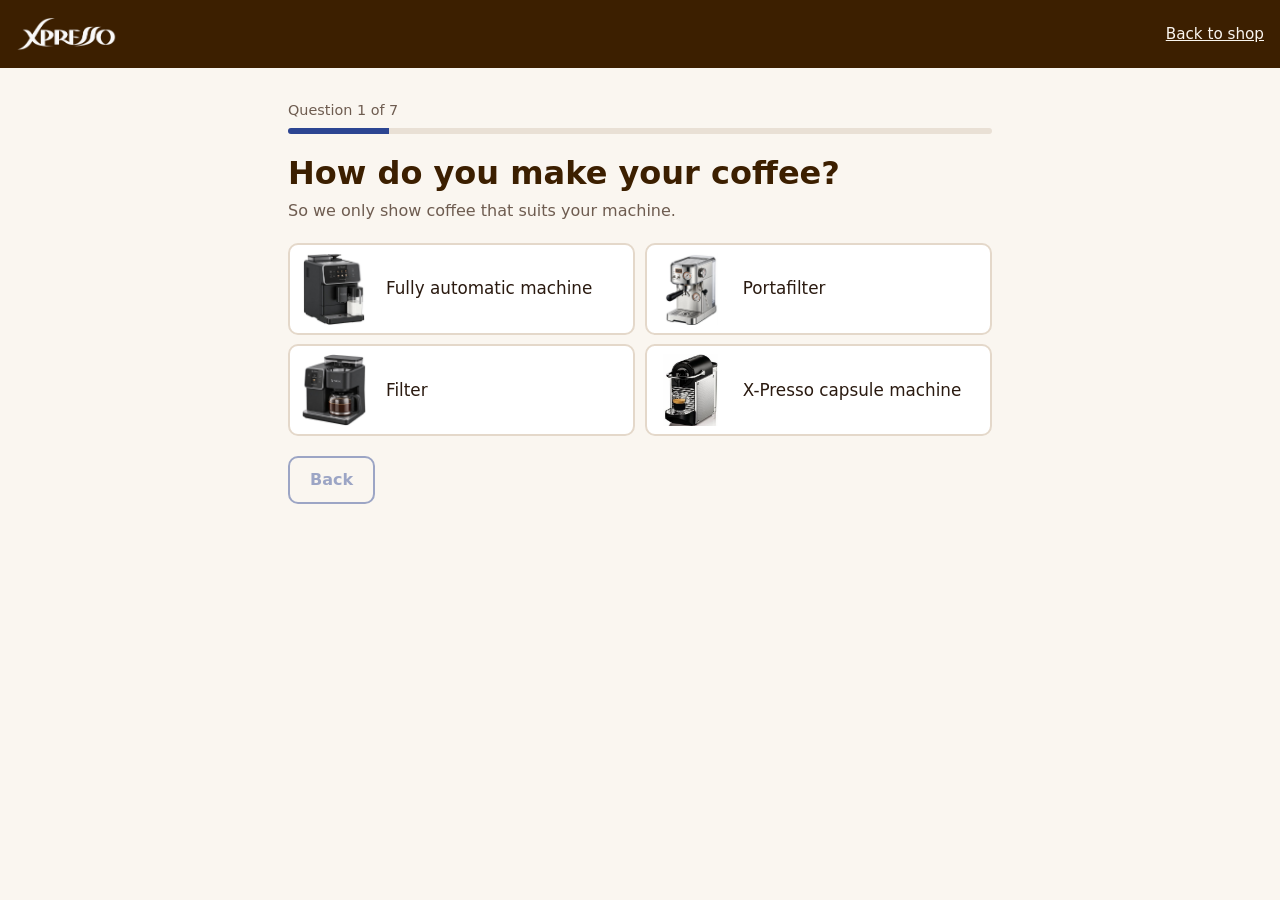
<file: coffee-quiz.html>
<!doctype html>
<html lang="en">
<head>
<meta charset="UTF-8" />
<meta name="viewport" content="width=device-width, initial-scale=1.0" />
<meta name="color-scheme" content="light dark" />
<title>Coffee Quiz – X-Presso</title>
<link rel="icon" href="data:image/svg+xml,%3Csvg xmlns=%22http://www.w3.org/2000/svg%22 viewBox=%220 0 32 32%22%3E%3Crect width=%2232%22 height=%2232%22 rx=%224%22 fill=%22%233c1f00%22/%3E%3Ctext x=%2216%22 y=%2223%22 font-family=%22Georgia,serif%22 font-size=%2220%22 font-style=%22italic%22 fill=%22white%22 text-anchor=%22middle%22%3EX%3C/text%3E%3C/svg%3E" />
<style>
  :root {
    --bg: #faf6f0;
    --surface: #ffffff;
    --text: #2a1a10;
    --muted: #6e5c50;
    --brown: #3c1f00;
    --cream: #f1e6d8;
    --border: #e4d8ca;
    --seg-empty: #e9e0d5;
    --seg-fill: #5a3420;
    --accent: #2c4592;
    --card-bg: #efedea;
    --on-accent: #ffffff;
    --radius: 10px;
    --tap: 52px;
    font-family: system-ui, Arial, sans-serif;
  }

  @media (prefers-color-scheme: dark) {
    :root {
      --bg: #1a120d;
      --surface: #241a14;
      --text: #f3e9df;
      --muted: #c2b0a2;
      --brown: #e8d4bf;
      --cream: #33251c;
      --border: #3d2e24;
      --seg-empty: #3d2e24;
      --seg-fill: #d9b48f;
      --accent: #8fa6ec; /* lighter tint of #2C4592 for contrast on dark backgrounds */
      --card-bg: #2d221b;
      --on-accent: #0f1530;
    }
  }

  * { box-sizing: border-box; }

  html, body { margin: 0; }

  body {
    min-height: 100dvh;
    background: var(--bg);
    color: var(--text);
    line-height: 1.5;
    -webkit-font-smoothing: antialiased;
  }

  :focus-visible { outline: 3px solid var(--accent); outline-offset: 2px; }
  /* Headings receive focus programmatically on each step (for screen readers); no ring needed. */
  h1[tabindex="-1"]:focus { outline: none; }

  .topbar {
    display: flex;
    align-items: center;
    justify-content: space-between;
    gap: 1rem;
    padding: 0.75rem 1rem;
    background: var(--brown);
    color: var(--bg);
  }

  @media (prefers-color-scheme: dark) {
    .topbar { background: #0f0a07; color: var(--text); }
  }

  .brand { display: inline-flex; align-items: center; min-height: 44px; }
  .brand img { display: block; width: auto; height: 34px; }

  .topbar a {
    color: inherit;
    font-size: 0.95rem;
    min-height: 44px;
    display: inline-flex;
    align-items: center;
  }

  main { width: 100%; max-width: 46rem; margin: 0 auto; padding: 1.25rem 1rem 3rem; }

  .progress { display: grid; gap: 0.4rem; margin-bottom: 1.25rem; }
  .progress-label { font-size: 0.9rem; color: var(--muted); }
  .progress-track { height: 6px; border-radius: 3px; background: var(--seg-empty); overflow: hidden; }
  .progress-bar { height: 100%; background: var(--accent); transition: width 200ms ease; }

  h1, h2 { margin: 0; color: var(--brown); line-height: 1.2; }
  h1 { font-size: clamp(1.5rem, 1.2rem + 1.5vw, 2rem); }
  h2 { font-size: 1.25rem; }
  .hint { margin: 0.4rem 0 0; color: var(--muted); }

  .options { display: grid; gap: 0.6rem; margin: 1.25rem 0 0; padding: 0; list-style: none; }

  .option {
    width: 100%;
    min-height: var(--tap);
    padding: 0.8rem 1rem;
    border: 2px solid var(--border);
    border-radius: var(--radius);
    background: var(--surface);
    color: var(--text);
    font: inherit;
    font-size: 1.05rem;
    text-align: left;
    cursor: pointer;
  }

  .option:hover { border-color: var(--accent); }
  .option[aria-pressed="true"] { border-color: var(--accent); background: var(--cream); font-weight: 600; }
  .option small { display: block; color: var(--muted); font-weight: 400; font-size: 0.85rem; }

  .nav { display: flex; flex-wrap: wrap; gap: 0.6rem; justify-content: space-between; margin-top: 1.25rem; }

  .btn {
    min-height: 48px;
    padding: 0 1.25rem;
    border: 2px solid var(--accent);
    border-radius: var(--radius);
    background: var(--accent);
    color: var(--on-accent);
    font: inherit;
    font-weight: 600;
    cursor: pointer;
  }

  .btn-secondary { background: transparent; color: var(--accent); }
  .btn:disabled { opacity: 0.45; cursor: not-allowed; }

  /* Results – layout inspired by "03 Website Design/Final Page Quiz.png" */

  .profile { display: grid; gap: 0.55rem; margin: 1rem 0 0.75rem; padding: 0; }

  .row { display: grid; grid-template-columns: 6.25rem 1fr 1.5rem; align-items: end; gap: 0.6rem; }
  .row dt { font-size: 0.85rem; color: var(--muted); padding-bottom: 1px; }
  .row dd { margin: 0; }
  .row .val { font-size: 0.85rem; font-weight: 600; text-align: right; font-variant-numeric: tabular-nums; }

  .bar { position: relative; padding-top: 9px; }
  .segments { display: grid; grid-template-columns: repeat(7, 1fr); gap: 3px; }
  .seg { height: 10px; border-radius: 2px; background: var(--seg-empty); }
  .seg.on { background: var(--seg-fill); }

  /* Customer target marker above the product value */
  .marker {
    position: absolute;
    top: 0;
    width: 0;
    height: 0;
    border-left: 6px solid transparent;
    border-right: 6px solid transparent;
    border-top: 8px solid var(--accent);
    transform: translateX(-50%);
  }


  .tags { display: flex; flex-wrap: wrap; gap: 0.35rem; margin: 0; padding: 0; list-style: none; }
  .tags li { padding: 0.15rem 0.6rem; border-radius: 999px; background: var(--cream); font-size: 0.85rem; }
  .tags li.hit { outline: 2px solid var(--accent); }

  .why { margin: 0.75rem 0 0; font-size: 0.95rem; }



  .actions { display: flex; flex-wrap: wrap; gap: 0.6rem; margin-top: 1.5rem; }
  .actions a.btn { display: inline-flex; align-items: center; text-decoration: none; }

  @media (min-width: 48rem) {
    main { padding-top: 2rem; }
    .options.cols-2 { grid-template-columns: 1fr 1fr; }
  }
  /* Answer options with a product photo (question 1: machine types) */
  .option.has-image { display: grid; grid-template-columns: 4.5rem 1fr; align-items: center; gap: 1rem; padding: 0.5rem 1rem 0.5rem 0.5rem; }
  .option-img {
    width: 4.5rem;
    height: 4.5rem;
    object-fit: contain;
    border-radius: 6px;
    background: #ffffff;
  }

  main.is-results { max-width: 68rem; }

  .results-head { padding-bottom: 0.9rem; border-bottom: 1px solid var(--border); }
  .results-eyebrow { margin: 0 0 0.25rem; font-size: 0.85rem; color: var(--muted); }
  .results-title { font-weight: 500; }

  .result-grid { display: grid; gap: 1.25rem; margin-top: 1.5rem; }
  @media (min-width: 48rem) { .result-grid { grid-template-columns: repeat(3, minmax(0, 1fr)); } }

  .result-card {
    position: relative;
    display: flex;
    flex-direction: column;
    gap: 0.5rem;
    padding: 1rem;
    border: 1px solid var(--border);
    border-radius: var(--radius);
    background: var(--card-bg);
  }

  .match-badge {
    position: absolute;
    top: 0.75rem;
    left: 0.75rem;
    z-index: 1;
    padding: 0.2rem 0.55rem;
    border-radius: 4px;
    background: var(--accent);
    color: var(--on-accent);
    font-size: 0.8rem;
    font-weight: 700;
    font-variant-numeric: tabular-nums;
  }

  .result-media { display: grid; place-items: center; aspect-ratio: 4 / 3; margin: 1.5rem 0 0.5rem; }
  .result-media img { width: 100%; height: 100%; object-fit: contain; mix-blend-mode: multiply; }
  @media (max-width: 47.99rem) { .result-media { aspect-ratio: auto; height: 14rem; margin-top: 1.75rem; } }
  @media (prefers-color-scheme: dark) { .result-media { background: #f1ede8; border-radius: 6px; } }

  .result-card .tags { margin-top: auto; }
  .result-name { margin: 0.25rem 0 0; font-family: Georgia, "Times New Roman", serif; font-size: 1.2rem; font-weight: 700; color: var(--brown); }
  .result-format { margin: 0; font-size: 0.9rem; color: var(--muted); }

  .result-foot { display: flex; align-items: flex-end; justify-content: space-between; gap: 0.75rem; margin-top: 0.25rem; }
  .result-price { margin: 0; }
  .result-price strong { font-size: 1.1rem; color: var(--brown); }
  .result-price span { font-size: 0.8rem; color: var(--muted); }

  .cart-link {
    display: grid;
    place-items: center;
    flex: none;
    width: 44px;
    height: 44px;
    border: 1px solid var(--border);
    border-radius: 6px;
    background: var(--surface);
    color: var(--brown);
  }
  .cart-link:hover { border-color: var(--accent); color: var(--accent); }

  .result-details { border-top: 1px solid var(--border); padding-top: 0.5rem; }
  .result-details summary { min-height: 44px; display: flex; align-items: center; cursor: pointer; font-size: 0.9rem; font-weight: 600; color: var(--accent); }

  .also { margin: 1rem 0 0; font-size: 0.95rem; }
  .also a { color: var(--accent); font-weight: 600; }

  /* "Save your results" */
  .save-box {
    display: grid;
    margin-top: 2rem;
    border-radius: var(--radius);
    overflow: hidden;
    background: var(--card-bg);
  }
  @media (min-width: 48rem) { .save-box { grid-template-columns: minmax(0, 0.9fr) minmax(0, 2fr); } }
  .save-media img { width: 100%; height: 100%; min-height: 12rem; max-height: 22rem; object-fit: cover; }
  .save-body { display: grid; gap: 0.75rem; padding: 1.25rem 1.5rem 1.5rem; }
  .save-body h2 { font-size: 1.35rem; font-weight: 500; color: var(--text); }
  .save-body > p { margin: 0; font-size: 0.95rem; color: var(--muted); }
  .save-demo { margin: 0; font-size: 0.8rem; color: var(--muted); }
  /* Sign-in gate before the results (guests). */
  .gate-lead { margin: 0.5rem 0 0; color: var(--muted); }
  .gate-card { pointer-events: none; }
  .gate-card .result-media img { filter: blur(10px) saturate(0.8); transform: scale(1.1); }
  .gate-locked { margin: 0.75rem 0 0; font-size: 0.85rem; font-weight: 700; color: var(--muted); }
  .gate-perks { display: grid; gap: 0.35rem; margin: 0; padding-left: 1.2rem; font-size: 0.95rem; }
  .gate-cta { justify-self: start; border-radius: 999px; padding: 0 2rem; }
  .saved-note { margin: 1rem 0 0; font-size: 0.9rem; color: var(--muted); }

  /* Taste quiz offer: three free samples, X-Presso capsule machine owners only */
  .samples-box, .starter-box {
    display: grid;
    gap: 0.6rem;
    justify-items: start;
    margin-top: 2rem;
    padding: 1.25rem 1.5rem;
    border: 1px dashed var(--accent);
    border-radius: var(--radius);
    background: var(--card-bg);
  }
  .samples-box h2, .starter-box h2 { display: flex; flex-wrap: wrap; align-items: center; gap: 0.5rem; margin: 0; font-size: 1.35rem; font-weight: 500; color: var(--text); }
  .samples-only { padding: 0.1rem 0.6rem; border-radius: 999px; background: var(--brown); color: var(--surface); font-size: 0.75rem; font-weight: 700; }
  .samples-box p, .starter-box p { margin: 0; font-size: 0.95rem; }
  .starter-box .btn { border-radius: 999px; padding: 0 2rem; justify-self: start; }
  .samples-box .samples-note { font-size: 0.8rem; color: var(--muted); }
  .samples-box .btn { border-radius: 999px; padding: 0 2rem; }
</style>
</head>
<body>
<header class="topbar">
  <a class="brand" href="shop/"><img src="brand/xpresso-logo-white.png" alt="X-Presso" width="900" height="304" /></a>
  <a href="shop/">Back to shop</a>
</header>
<main id="app" aria-live="polite"></main>

<script>
'use strict'

// ---------------------------------------------------------------------------
// PRODUCT CATALOGUE – easy to edit. Language-independent values; texts in TEXT below.
// Flavor values and aroma tags are placeholders.
// TODO: durch echte Werte ersetzen (all "values" and "tags" below).
// Tag IDs: chocolate, nut, caramel, berries, citrus, spice (labels in TEXT.tags).
// ---------------------------------------------------------------------------
const PRODUCTS = [
  { id: 'BB', group: 'beans', price: 7.49, image: 'quiz-images/coffee-bb.jpg',
    values: { intensity: 4, bitterness: 3, acidity: 4, roast: 3, body: 4, sweetness: 4, fruitiness: 4 }, // TODO: durch echte Werte ersetzen
    tags: ['caramel', 'nut', 'citrus'] }, // TODO: durch echte Werte ersetzen
  { id: 'BE', group: 'beans', price: 8.49, image: 'quiz-images/coffee-be.jpg',
    values: { intensity: 6, bitterness: 5, acidity: 2, roast: 6, body: 6, sweetness: 3, fruitiness: 2 }, // TODO: durch echte Werte ersetzen
    tags: ['chocolate', 'nut', 'spice'] }, // TODO: durch echte Werte ersetzen
  { id: 'BS', group: 'beans', price: 15.59, image: 'quiz-images/coffee-bs.jpg',
    values: { intensity: 5, bitterness: 3, acidity: 5, roast: 4, body: 5, sweetness: 5, fruitiness: 5 }, // TODO: durch echte Werte ersetzen
    tags: ['berries', 'caramel', 'citrus'] }, // TODO: durch echte Werte ersetzen
  { id: 'ES', group: 'ground', price: 8.49, image: 'quiz-images/coffee-es.jpg',
    values: { intensity: 6, bitterness: 5, acidity: 3, roast: 5, body: 6, sweetness: 3, fruitiness: 2 }, // TODO: durch echte Werte ersetzen
    tags: ['chocolate', 'spice'] }, // TODO: durch echte Werte ersetzen
  { id: 'XS', group: 'capsule', price: 6.99, image: 'quiz-images/capsules-espresso.png',
    values: { intensity: 6, bitterness: 4, acidity: 3, roast: 5, body: 5, sweetness: 3, fruitiness: 3 }, // TODO: durch echte Werte ersetzen
    tags: ['chocolate', 'caramel'] }, // TODO: durch echte Werte ersetzen
  { id: 'XL', group: 'capsule', price: 6.99, image: 'quiz-images/capsules-lungo.png',
    values: { intensity: 4, bitterness: 3, acidity: 3, roast: 4, body: 4, sweetness: 4, fruitiness: 3 }, // TODO: durch echte Werte ersetzen
    tags: ['nut', 'caramel'] }, // TODO: durch echte Werte ersetzen
]

const DIMENSIONS = ['intensity', 'bitterness', 'acidity', 'roast', 'body', 'sweetness', 'fruitiness']

const SCALE_MIN = 1
const SCALE_MAX = 7
const START_VALUE = 4
const TOP_N = 3
/** Only show "You might also like" when the other format matches at least this well. */
const ALSO_INTERESTING_MIN_MATCH = 70

// ---------------------------------------------------------------------------
// QUESTIONS (logic only). "effects" shift the target profile (start value 4).
// ---------------------------------------------------------------------------
const QUESTIONS = [
  { id: 'method', cols: 2, options: [
    { id: 'automatic', image: 'quiz-images/machine-fully-automatic.jpg' },
    { id: 'portafilter', image: 'quiz-images/machine-portafilter.jpg' },
    { id: 'filter', image: 'quiz-images/machine-filter.jpg' },
    { id: 'capsule', image: 'quiz-images/machine-capsule.jpg' },
  ] },
  { id: 'strength', options: [
    { id: 'mild', effects: { intensity: -2, body: -1 } },
    { id: 'medium', effects: {} },
    { id: 'strong', effects: { intensity: 2, body: 1 } },
  ] },
  { id: 'bitterness', options: [
    { id: 'no', effects: { bitterness: -2, roast: -1 } },
    { id: 'little', effects: {} },
    { id: 'yes', effects: { bitterness: 2, roast: 2 } },
  ] },
  { id: 'acidity', options: [
    { id: 'none', effects: { acidity: -2, fruitiness: -1 } },
    { id: 'subtle', effects: {} },
    { id: 'lively', effects: { acidity: 2, fruitiness: 2 } },
  ] },
  { id: 'aroma', options: [
    { id: 'chocolate', effects: { sweetness: 1, fruitiness: -1 }, tags: ['chocolate', 'nut'] },
    { id: 'caramel', effects: { sweetness: 2 }, tags: ['caramel'] },
    { id: 'berries', effects: { fruitiness: 2, sweetness: -1 }, tags: ['berries', 'citrus'] },
  ] },
  { id: 'milk', options: [
    { id: 'black', effects: {} },
    { id: 'milk', effects: { intensity: 1, body: 1 } },
  ] },
  { id: 'weights', multi: true, max: 2, optional: true, cols: 2, options: DIMENSIONS.map((key) => ({ id: key })) },
]

// ---------------------------------------------------------------------------
// TEXTS (English only)
// ---------------------------------------------------------------------------
const TEXT = {
  en: {
    title: 'Coffee Quiz – X-Presso',
    backToShop: 'Back to shop',
    progress: (n, total) => `Question ${n} of ${total}`,
    progressLabel: 'Progress',
    back: 'Back', next: 'Next', skip: 'Skip', showResult: 'Show my result',
    resultEyebrow: 'Quiz complete',
    resultTitle: 'Your coffee matches',
    inclVat: 'incl. VAT',
    tasteProfile: 'Taste profile & why it fits',
    addToCart: (name) => `Add ${name} to your cart in the shop`,
    chooseCapsules: (name) => `Choose ${name} flavors in the shop`,
    gate: {
      eyebrow: 'Quiz complete',
      title: 'Your coffee matches are ready',
      lead: 'We found the coffees that fit your taste. Sign in to your X-Presso Club account to see them.',
      boxTitle: 'Sign in to see your results',
      boxText: 'Your quiz profile belongs to your Club account: we save your matches there, so the shop can recommend the right coffee every time you visit.',
      perks: ['See your personal coffee matches', 'Your coffee profile saved in My account', '200 welcome points on your first order'],
      cta: 'Join the Club & see my results',
      note: 'Free of charge. Your answers are kept until you come back.',
      change: 'Change my answers',
      locked: 'Hidden until you sign in',
    },
    saved: 'Saved to your Club account – you find your coffee profile in My account.',
    samples: {
      title: 'Three free samples',
      only: 'X-Presso machine only',
      text: 'You own or are buying an X-Presso capsule machine? Choose three capsule flavors in the shop and get them free with your order – on top of the free capsule pack that comes with a new machine for Club members.',
      cta: 'Choose my 3 free samples',
      note: 'For owners of the X-Presso capsule machine · one set per customer.',
    },
    starter: {
      title: 'Your starter pack',
      text: (variety) => `X-Presso Coffee Capsules – ${variety}, 20 capsules. Our best match for your taste from your top capsule line.`,
      owner: 'Free with your registered X-Presso Capsule Machine.',
      buyer: 'Free for Club members with the X-Presso Capsule Machine – it goes into your cart with the machine.',
      ordered: 'You have already ordered your starter pack.',
      cta: 'Add my free starter pack',
    },
    noMatches: {
      title: 'No X-Presso coffee for filter machines yet',
      text: 'Our coffees are made for fully automatic, portafilter and X-Presso capsule machines, so we have no match for a filter machine. Change your answer to the first question if you also use one of these machines.',
    },
    alsoInteresting: 'You might also like',
    restart: 'Restart quiz', toShop: 'See my matches in the shop',
    matchLabel: (n) => `${n} percent match`,
    aromas: 'Aromas',
    barLabel: (dim, value, target) => `${dim}: product ${value} of 7, your taste ${target}`,
    exact: (dim) => `${dim} (spot on)`,
    near: (dim, diff) => `${dim} (only ${diff} ${diff === 1 ? 'step' : 'steps'} away)`,
    why: (parts) => `Why it fits: ${parts.join(' and ')} match your taste especially well.`,
    dims: { intensity: 'Intensity', bitterness: 'Bitterness', acidity: 'Acidity', roast: 'Roast', body: 'Body', sweetness: 'Sweetness', fruitiness: 'Fruitiness' },
    tags: { chocolate: 'Chocolate', nut: 'Nut', caramel: 'Caramel', berries: 'Berries', citrus: 'Citrus', spice: 'Spice' },
    products: {
      // Names as in the shop's product data.
      BB: { name: 'Brewed Coffee Beans', format: 'Whole beans · 500 g' },
      BE: { name: 'Espresso Coffee Beans', format: 'Whole beans · 500 g' },
      BS: { name: 'Signature Blend', format: 'Whole beans · 500 g' },
      ES: { name: 'Ground Espresso', format: 'Ground · 250 g' },
      XS: { name: 'X-Presso Coffee Capsules', format: 'Espresso line · 20 capsules' },
      XL: { name: 'X-Presso Coffee Capsules', format: 'Lungo line · 20 capsules' },
    },
    questions: {
      method: { title: 'How do you make your coffee?', hint: 'So we only show coffee that suits your machine.',
        options: { automatic: 'Fully automatic machine', portafilter: 'Portafilter', filter: 'Filter', capsule: 'X-Presso capsule machine' } },
      strength: { title: 'How strong do you like your coffee?', options: { mild: 'Mild', medium: 'Medium', strong: 'Strong' } },
      bitterness: { title: 'How do you feel about bitterness?', options: { no: "I don't like it", little: 'A little is fine', yes: 'I like it' } },
      acidity: { title: 'And acidity?', options: { none: "I'd rather not", subtle: 'Subtle', lively: 'Bright and lively' } },
      aroma: { title: 'Which flavors suit you?', options: { chocolate: 'Chocolate and nuts', caramel: 'Caramel and sweetness', berries: 'Berries and citrus' } },
      milk: { title: 'Do you drink it black or with milk?', options: { black: 'Black', milk: 'With milk' },
        optionHints: { milk: 'Then it can be a little stronger.' } },
      weights: { title: 'What matters most to you?', hint: 'Optional: pick up to two characteristics. They count double in your result.' },
    },
  },
}


// ---------------------------------------------------------------------------
// LOGIC
// ---------------------------------------------------------------------------
const clamp = (value) => Math.min(SCALE_MAX, Math.max(SCALE_MIN, value))

/** Target profile from the answers; each dimension starts at 4 and is clamped to 1–7. */
function buildTarget(answers) {
  const target = Object.fromEntries(DIMENSIONS.map((key) => [key, START_VALUE]))
  for (const question of QUESTIONS) {
    const option = question.options.find((o) => o.id === answers[question.id])
    for (const [key, delta] of Object.entries(option?.effects ?? {})) target[key] += delta
  }
  for (const key of DIMENSIONS) target[key] = clamp(target[key])
  return target
}

function buildWeights(important) {
  return Object.fromEntries(DIMENSIONS.map((key) => [key, important.includes(key) ? 2 : 1]))
}

/** Match % = 100 − (Σ wᵢ·|targetᵢ − productᵢ|) / (6 · Σ wᵢ) × 100, rounded. */
function matchScore(target, values, weights) {
  let deviation = 0
  let weightSum = 0
  for (const key of DIMENSIONS) {
    const w = weights?.[key] ?? 1
    deviation += w * Math.abs(target[key] - values[key])
    weightSum += w
  }
  return Math.round(100 - (deviation / ((SCALE_MAX - SCALE_MIN) * weightSum)) * 100)
}

// Machine → coffee mapping (single source of truth: src/shop/machineCoffee.ts), loaded from machine-coffee.json
// at start. Without it (file missing) the quiz falls back to the groups below.
let MACHINE_COFFEE = null

/** Quiz product IDs allowed for the machine type (e.g. capsule → XS, XL; filter → none), or null without the config. */
const allowedProducts = (method) => MACHINE_COFFEE?.quizProducts?.[method] ?? null

function candidateGroups(method) {
  if (method === 'capsule') return { main: ['capsule'], other: ['beans', 'ground'] }
  // Ground coffee does not fit the bean hopper of a fully automatic machine.
  if (method === 'automatic') return { main: ['beans'], other: ['capsule'] }
  return { main: ['beans', 'ground'], other: ['capsule'] }
}

function rank(products, target, weights) {
  return products
    .map((product) => ({ product, score: matchScore(target, product.values, weights) }))
    .sort((a, b) => b.score - a.score || a.product.id.localeCompare(b.product.id))
}

function evaluate(answers) {
  const target = buildTarget(answers)
  const weights = buildWeights(answers.weights ?? [])
  const allowed = allowedProducts(answers.method)
  if (allowed) {
    // Only coffee allowed for the machine type; no other formats.
    const top = rank(PRODUCTS.filter((p) => allowed.includes(p.id)), target, weights).slice(0, TOP_N)
    return { target, weights, top, alsoInteresting: null, starter: starterVariety(answers.method, top, target, weights) }
  }
  const groups = candidateGroups(answers.method)
  const top = rank(PRODUCTS.filter((p) => groups.main.includes(p.group)), target, weights).slice(0, TOP_N)
  const otherBest = rank(PRODUCTS.filter((p) => groups.other.includes(p.group)), target, weights)[0]
  const alsoInteresting = otherBest && otherBest.score >= ALSO_INTERESTING_MIN_MATCH ? otherBest : null
  return { target, weights, top, alsoInteresting, starter: null }
}

/** XP starter pack: the capsule variety of the top-match line (XS espresso / XL lungo) that fits the taste best;
 * the default variety without a result. */
function starterVariety(method, top, target, weights) {
  if (method !== 'capsule' || !MACHINE_COFFEE) return null
  const varieties = MACHINE_COFFEE.capsuleVarieties.filter((v) => v.line === top[0]?.product.id && v.values)
  const best = varieties
    .map((variety) => ({ variety, score: matchScore(target, variety.values, weights) }))
    .sort((a, b) => b.score - a.score)[0]?.variety
  return best ?? MACHINE_COFFEE.capsuleVarieties.find((v) => v.sku === MACHINE_COFFEE.defaultStarterSku) ?? null
}

/** "Why it fits" from the two smallest deviations. */
function explain(target, values, t) {
  const parts = DIMENSIONS
    .map((key) => ({ key, diff: Math.abs(target[key] - values[key]) }))
    .sort((a, b) => a.diff - b.diff)
    .slice(0, 2)
    .map(({ key, diff }) => (diff === 0 ? t.exact(t.dims[key]) : t.near(t.dims[key], diff)))
  return t.why(parts)
}

// ---------------------------------------------------------------------------
// SELF-TEST of the score function (runs on load, output in the console)
// ---------------------------------------------------------------------------
function runSelfTests() {
  const flat = (n) => Object.fromEntries(DIMENSIONS.map((key) => [key, n]))
  const byId = (id) => PRODUCTS.find((p) => p.id === id).values
  const cases = [
    { name: 'Profile identical to BE', target: { ...byId('BE') }, values: byId('BE'), expected: 100 },
    { name: 'Maximum distance (all 1 vs. all 7)', target: flat(1), values: flat(7), expected: 0 },
    { name: 'All 4 vs. BB (deviation 2 of 42 → 95 %)', target: flat(4), values: byId('BB'), expected: 95 },
    { name: 'Weighted: intensity ×2, all 4 vs. BE', target: flat(4), values: byId('BE'),
      weights: { ...flat(1), intensity: 2 }, expected: 71 }, // Σ w·|Δ| = 2·2+1+2+2+2+1+2 = 14; 100 − 14/48·100 = 70.8
  ]
  const results = cases.map((c) => {
    const actual = matchScore(c.target, c.values, c.weights)
    return { name: c.name, expected: c.expected, actual, pass: actual === c.expected }
  })
  console.info('[Coffee quiz] Score self-test:')
  console.table(results)
  results.forEach((r) => console.assert(r.pass, `[Coffee quiz] Test failed: ${r.name}`))
  return results.every((r) => r.pass)
}

// ---------------------------------------------------------------------------
// UI
// ---------------------------------------------------------------------------
const app = document.getElementById('app')
const state = { step: 0, answers: {} }

// Quiz results belong to a customer profile (2026-10-08): only signed-in Club members see them, and they are
// saved on the member in the shop's account storage. Guests are asked to join first; their answers wait in
// sessionStorage and the results show as soon as they come back as members.
const ACCOUNT_KEY = 'xpresso-account-v1'
const PENDING_KEY = 'xpresso-quiz-pending'

function readAccount() {
  try {
    return JSON.parse(localStorage.getItem(ACCOUNT_KEY) || 'null')
  } catch {
    return null
  }
}
const isMember = () => Boolean(readAccount()?.member)

/** Saves the quiz profile (answers + matches; XP: the starter pack variety) on the Club member. */
function saveProfile(matches, starter) {
  const account = readAccount()
  if (!account?.member) return
  account.member.quizProfile = {
    takenOn: new Date().toISOString().slice(0, 10),
    answers: state.answers,
    match: matches.map((entry) => `${entry.product.id}-${entry.score}`).join(','),
    ...(starter && { starterSku: starter.sku }),
  }
  try {
    localStorage.setItem(ACCOUNT_KEY, JSON.stringify(account))
  } catch {
    // Storage unavailable: the results are still shown.
  }
}

function keepPendingAnswers() {
  try {
    sessionStorage.setItem(PENDING_KEY, JSON.stringify(state.answers))
  } catch {
    // Without storage the shopper answers again after joining.
  }
}

function takePendingAnswers() {
  try {
    const raw = sessionStorage.getItem(PENDING_KEY)
    if (!raw) return null
    sessionStorage.removeItem(PENDING_KEY)
    return JSON.parse(raw)
  } catch {
    return null
  }
}

// Deep link from the shop, e.g. ?method=capsule from the cart: answer question 1 and continue with question 2.
const initialMethod = new URLSearchParams(location.search).get('method')
if (QUESTIONS[0].options.some((option) => option.id === initialMethod)) {
  state.answers.method = initialMethod
  state.step = 1
}

/** Question 1 is pre-selected from the known machine (registered in the account, or chosen in the warranty form);
 * the shopper can change it. Runs once the mapping is loaded. */
function preselectMachine() {
  if (state.step !== 0 || state.answers.method) return
  let machineId = readAccount()?.member?.machineId
  try {
    machineId = machineId || localStorage.getItem('xpresso-machine')
  } catch {
    // No storage: nothing to pre-select.
  }
  const method = MACHINE_COFFEE?.machines?.[machineId]?.quizMethod
  if (method) state.answers.method = method
}

// Back from joining the Club: show the results of the answers given before.
const pendingAnswers = isMember() ? takePendingAnswers() : null
if (pendingAnswers && typeof pendingAnswers === 'object') {
  state.answers = pendingAnswers
  state.step = QUESTIONS.length
}
const t = () => TEXT.en

const el = (tag, attrs = {}, ...children) => {
  const node = document.createElement(tag)
  for (const [key, value] of Object.entries(attrs)) {
    if (value === undefined || value === false) continue
    if (key === 'class') node.className = value
    else if (key.startsWith('on')) node.addEventListener(key.slice(2), value)
    else node.setAttribute(key, value === true ? '' : value)
  }
  node.append(...children.flat(Infinity).filter((c) => c !== null && c !== undefined && c !== false))
  return node
}

/** Replaces the page content; skips empty children (null would otherwise render as the text "null"). */
const show = (...children) => app.replaceChildren(...children.flat(Infinity).filter((c) => c !== null && c !== undefined && c !== false))

function optionLabel(question, optionId) {
  const q = t().questions[question.id]
  return question.id === 'weights' ? t().dims[optionId] : q.options[optionId]
}

function renderQuestion() {
  const question = QUESTIONS[state.step]
  const texts = t().questions[question.id]
  const total = QUESTIONS.length
  const selected = state.answers[question.id]
  const isSelected = (id) => (question.multi ? (selected ?? []).includes(id) : selected === id)

  const choose = (id) => {
    if (question.multi) {
      const list = [...(selected ?? [])]
      const index = list.indexOf(id)
      if (index >= 0) list.splice(index, 1)
      else if (list.length < question.max) list.push(id)
      state.answers[question.id] = list
      render()
    } else {
      state.answers[question.id] = id
      next()
    }
  }

  const heading = el('h1', { tabindex: '-1' }, texts.title)
  show(
    el('div', { class: 'progress' },
      el('span', { class: 'progress-label' }, t().progress(state.step + 1, total)),
      el('div', { class: 'progress-track', role: 'progressbar', 'aria-valuemin': '1', 'aria-valuemax': String(total), 'aria-valuenow': String(state.step + 1), 'aria-label': t().progressLabel },
        el('div', { class: 'progress-bar', style: `width:${((state.step + 1) / total) * 100}%` }))),
    heading,
    texts.hint ? el('p', { class: 'hint' }, texts.hint) : null,
    el('ul', { class: `options${question.cols === 2 ? ' cols-2' : ''}`, role: 'list' },
      question.options.map((option) => {
        const disabled = question.multi && !isSelected(option.id) && (selected ?? []).length >= question.max
        const hint = texts.optionHints?.[option.id]
        return el('li', {},
          el('button', { type: 'button', class: `option${option.image ? ' has-image' : ''}`, 'aria-pressed': String(isSelected(option.id)), disabled, onclick: () => choose(option.id) },
            // Decorative: the label next to it names the machine type.
            option.image ? el('img', { class: 'option-img', src: option.image, alt: '', loading: 'lazy' }) : null,
            el('span', {}, optionLabel(question, option.id), hint ? el('small', {}, hint) : null)))
      })),
    el('div', { class: 'nav' },
      el('button', { type: 'button', class: 'btn btn-secondary', disabled: state.step === 0, onclick: back }, t().back),
      question.multi
        ? el('button', { type: 'button', class: 'btn', onclick: next }, (selected ?? []).length ? t().showResult : t().skip)
        : selected ? el('button', { type: 'button', class: 'btn', onclick: next }, t().next) : null),
  )
  return heading
}

function bars(target, values) {
  return el('dl', { class: 'profile' },
    DIMENSIONS.map((key) => {
      const label = t().dims[key]
      const value = values[key]
      const markerLeft = ((target[key] - 0.5) / SCALE_MAX) * 100
      return el('div', { class: 'row' },
        el('dt', {}, label),
        el('dd', {},
          el('div', { class: 'bar', role: 'img', 'aria-label': t().barLabel(label, value, target[key]) },
            el('span', { class: 'marker', style: `left:${markerLeft}%` }),
            el('div', { class: 'segments' },
              Array.from({ length: SCALE_MAX }, (_, i) => el('span', { class: `seg${i < value ? ' on' : ''}` }))))),
        el('dd', { class: 'val', 'aria-hidden': 'true' }, String(value)))
    }))
}

/** Hands the result to the shop through the link (?match=BE-91,ES-87). */
function shopLink(entries, extra = '') {
  const match = entries.map((entry) => `${entry.product.id}-${entry.score}`).join(',')
  return `shop/?match=${encodeURIComponent(match)}${extra}`
}

const formatPrice = (amount) => new Intl.NumberFormat('en-IE', { style: 'currency', currency: 'EUR' }).format(amount)

const CART_ICON =
  '<svg aria-hidden="true" width="18" height="18" viewBox="0 0 24 24" fill="none" stroke="currentColor" stroke-width="1.75"><path d="M5 8h14l-1.2 11.1a1 1 0 0 1-1 .9H7.2a1 1 0 0 1-1-.9L5 8Z"/><path d="M9 8V6.5a3 3 0 0 1 6 0V8"/></svg>'

/** Result card in the style of the "Final Page Quiz" design: large image, match badge, name, price, cart link. */
function productCard(entry, target, likedTags, matches) {
  const { product, score } = entry
  const copy = t().products[product.id]
  // Coffee goes straight into the shop cart; capsule families open the capsule section to pick a flavor.
  const cartHref = product.group === 'capsule' ? shopLink(matches, '&show=capsules') : shopLink(matches, `&add=${product.id}`)
  const cartLink = el('a', { class: 'cart-link', href: cartHref, 'aria-label': product.group === 'capsule' ? t().chooseCapsules(copy.name) : t().addToCart(copy.name) })
  cartLink.innerHTML = CART_ICON

  return el('article', { class: 'result-card' },
    el('span', { class: 'match-badge', 'aria-label': t().matchLabel(score) }, `${score}% match`),
    el('div', { class: 'result-media' }, el('img', { src: product.image, alt: copy.name, loading: 'lazy' })),
    el('ul', { class: 'tags', 'aria-label': t().aromas },
      product.tags.map((tag) => el('li', { class: likedTags.includes(tag) ? 'hit' : '' }, t().tags[tag]))),
    el('h3', { class: 'result-name' }, copy.name),
    el('p', { class: 'result-format' }, copy.format),
    el('div', { class: 'result-foot' },
      el('p', { class: 'result-price' }, el('strong', {}, formatPrice(product.price)), ' ', el('span', {}, t().inclVat)),
      cartLink),
    el('details', { class: 'result-details' },
      el('summary', {}, t().tasteProfile),
      bars(target, product.values),
      el('p', { class: 'why' }, explain(target, product.values, t()))))
}

/** Guests: the results stay hidden until they join the Club (quiz profile = customer profile). */
function renderGate() {
  const heading = el('h1', { tabindex: '-1', class: 'results-title' }, t().gate.title)
  const join = () => {
    keepPendingAnswers()
    location.href = 'shop/?join=quiz'
  }
  show(
    el('header', { class: 'results-head' },
      el('p', { class: 'results-eyebrow' }, t().gate.eyebrow),
      heading,
      el('p', { class: 'gate-lead' }, t().gate.lead)),
    // Teaser only: no product or score is in the page before the sign-in.
    el('div', { class: 'result-grid gate-grid', 'aria-hidden': 'true' },
      [0, 1, 2].map(() =>
        el('div', { class: 'result-card gate-card' },
          el('span', { class: 'match-badge' }, '??% match'),
          el('div', { class: 'result-media' }, el('img', { src: 'quiz-images/results-coffee.jpg', alt: '' })),
          el('p', { class: 'gate-locked' }, t().gate.locked)))),
    el('section', { class: 'save-box', 'aria-labelledby': 'gate-title' },
      el('div', { class: 'save-media' }, el('img', { src: 'quiz-images/results-coffee.jpg', alt: '', loading: 'lazy' })),
      el('div', { class: 'save-body' },
        el('h2', { id: 'gate-title' }, t().gate.boxTitle),
        el('p', {}, t().gate.boxText),
        el('ul', { class: 'gate-perks' }, t().gate.perks.map((perk) => el('li', {}, perk))),
        el('button', { type: 'button', class: 'btn gate-cta', onclick: join }, t().gate.cta),
        el('p', { class: 'save-demo' }, t().gate.note))),
    el('div', { class: 'actions' },
      el('button', { type: 'button', class: 'btn btn-secondary', onclick: back }, t().gate.change)),
  )
  return heading
}

/** Taste quiz offer for X-Presso capsule machine owners; the link invites the shop to show the sample picker. */
function samplesBox(matches) {
  return el('section', { class: 'samples-box', 'aria-labelledby': 'samples-title' },
    el('h2', { id: 'samples-title' }, t().samples.title, el('span', { class: 'samples-only' }, t().samples.only)),
    el('p', {}, t().samples.text),
    el('a', { class: 'btn', href: shopLink(matches, '&show=capsules&samples=xp') }, t().samples.cta),
    el('p', { class: 'samples-note' }, t().samples.note))
}

/** XP: the starter pack chosen by the result. Owners of a registered XP add it to the cart; buyers get it with the machine. */
function starterBox(starter) {
  const warranty = readAccount()?.member?.warranty
  const owner = warranty?.machineId === 'XP' && warranty.coffeeGift
  return el('section', { class: 'starter-box', 'aria-labelledby': 'starter-title' },
    el('h2', { id: 'starter-title' }, t().starter.title),
    el('p', {}, t().starter.text(starter.name)),
    owner && warranty.coffeeGiftOrdered ? el('p', {}, t().starter.ordered)
      : owner ? [el('p', {}, t().starter.owner), el('a', { class: 'btn', href: 'shop/?starter=1' }, t().starter.cta)]
        : el('p', {}, t().starter.buyer))
}

function renderResults() {
  if (!isMember()) return renderGate()
  const { target, top, alsoInteresting, starter } = evaluate(state.answers)
  const aroma = QUESTIONS.find((q) => q.id === 'aroma').options.find((o) => o.id === state.answers.aroma)
  const likedTags = aroma?.tags ?? []
  const matches = [...top, alsoInteresting].filter(Boolean)
  saveProfile(matches, starter)
  const heading = el('h1', { tabindex: '-1', class: 'results-title' }, t().resultTitle)

  show(
    el('header', { class: 'results-head' },
      el('p', { class: 'results-eyebrow' }, t().resultEyebrow),
      heading),
    top.length === 0
      ? el('section', { class: 'starter-box', 'aria-labelledby': 'no-matches-title' },
          el('h2', { id: 'no-matches-title' }, t().noMatches.title),
          el('p', {}, t().noMatches.text))
      : el('div', { class: 'result-grid' }, top.map((entry) => productCard(entry, target, likedTags, matches))),
    starter ? starterBox(starter) : null,
    alsoInteresting
      ? el('p', { class: 'also' },
          `${t().alsoInteresting}: `,
          el('a', { href: shopLink(matches, alsoInteresting.product.group === 'capsule' ? '&show=capsules' : `&add=${alsoInteresting.product.id}`) },
            `${t().products[alsoInteresting.product.id].name} (${alsoInteresting.score}% match)`))
      : '',
    state.answers.method === 'capsule' ? samplesBox(matches) : null,
    el('p', { class: 'saved-note', role: 'status' }, t().saved),
    el('div', { class: 'actions' },
      el('button', { type: 'button', class: 'btn btn-secondary', onclick: restart }, t().restart),
      el('a', { class: 'btn', href: shopLink(matches) }, t().toShop)),
  )
  return heading
}

function render({ focus = true } = {}) {
  app.classList.toggle('is-results', state.step >= QUESTIONS.length)
  const heading = state.step < QUESTIONS.length ? renderQuestion() : renderResults()
  if (focus) heading.focus({ preventScroll: true })
  if (state.step >= QUESTIONS.length) window.scrollTo(0, 0)
}

function next() {
  state.step += 1
  render()
}

function back() {
  if (state.step > 0) state.step -= 1
  render()
}

function restart() {
  state.step = 0
  state.answers = {}
  render()
}

// For external tests (no tracking).
window.XPressoQuiz = { PRODUCTS, DIMENSIONS, QUESTIONS, TEXT, buildTarget, matchScore, evaluate, runSelfTests, state, machineCoffee: () => MACHINE_COFFEE }

runSelfTests()
fetch('machine-coffee.json')
  .then((response) => (response.ok ? response.json() : null))
  .catch(() => null)
  .then((config) => {
    MACHINE_COFFEE = config
    preselectMachine()
    render()
  })
</script>
</body>
</html>
</file>
